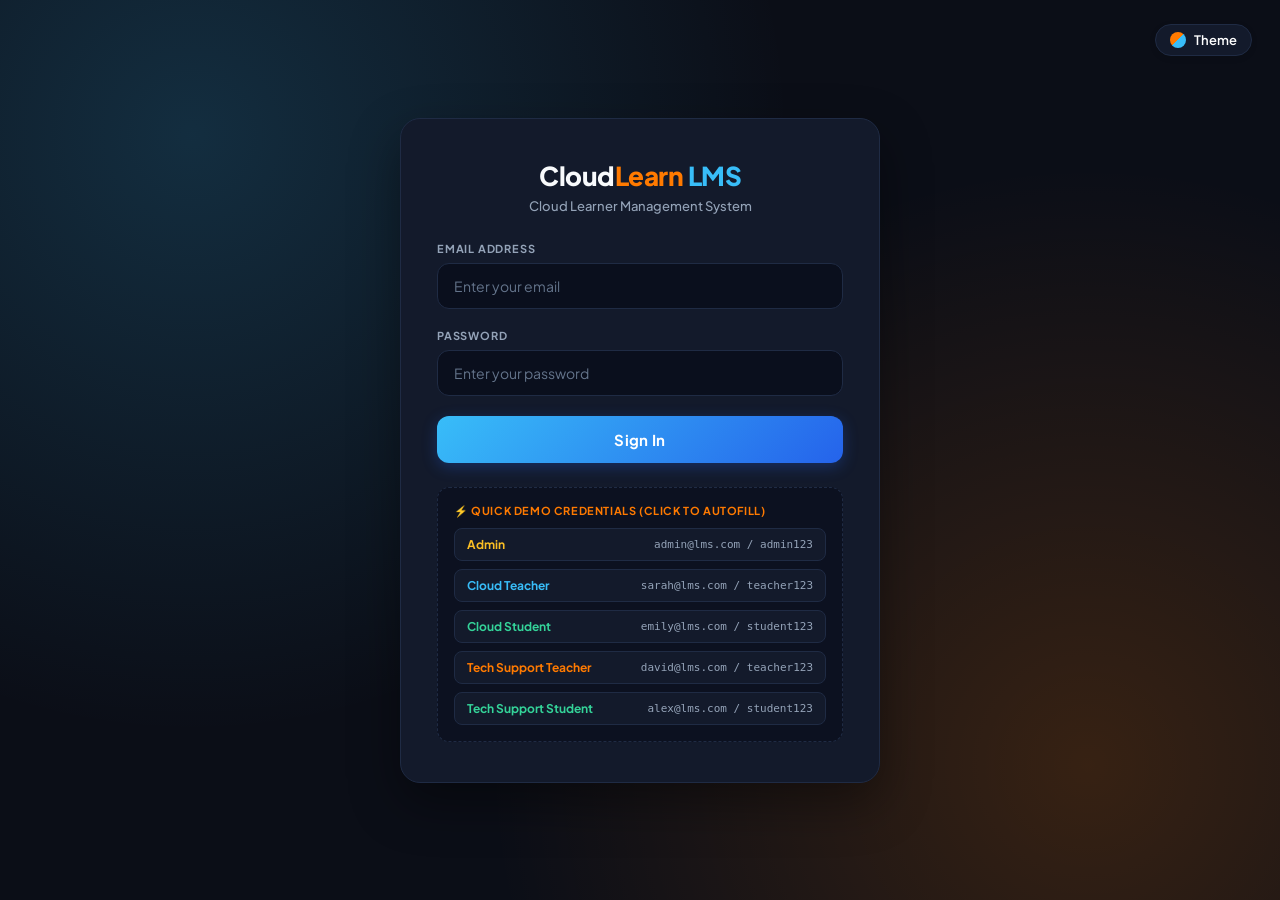
<file: index.html>
<!DOCTYPE html>
<html lang="en">

<head>
  <meta charset="UTF-8">
  <meta name="viewport" content="width=device-width, initial-scale=1.0">
  <title>CloudLearn LMS - Cloud Learner Management System</title>
  <link rel="stylesheet" href="css/style.css">
  <link rel="preconnect" href="https://fonts.googleapis.com">
  <link rel="preconnect" href="https://fonts.gstatic.com" crossorigin>
  <link href="https://fonts.googleapis.com/css2?family=Plus+Jakarta+Sans:wght@400;500;600;700;800&display=swap"
    rel="stylesheet">
</head>

<body data-theme="dark">

  <div class="auth-page">
    <!-- Top Right Theme Toggle -->
    <div class="auth-theme-toggle">
      <button class="theme-pill-btn" id="themeToggleBtn" type="button">
        <span class="theme-indicator-icon"></span>
        <span>Theme</span>
      </button>
    </div>

    <div class="auth-card">
      <div class="auth-header">
        <div class="brand-logo">
          <span>Cloud<span class="orange">Learn</span> <span class="blue">LMS</span></span>
        </div>
        <p class="brand-subtitle" id="authSubtitle">Cloud Learner Management System</p>
      </div>

      <!-- Sign In Form -->
      <form id="signInForm">
        <div class="form-group">
          <label class="form-label" for="loginEmail">Email Address</label>
          <input type="email" id="loginEmail" class="form-input" placeholder="Enter your email" required
            autocomplete="email">
        </div>

        <div class="form-group">
          <label class="form-label" for="loginPassword">Password</label>
          <input type="password" id="loginPassword" class="form-input" placeholder="Enter your password" required
            autocomplete="current-password">
        </div>

        <button type="submit" class="btn-primary" id="btnSignIn">
          <span>Sign In</span>
        </button>

        <!-- Demo Credentials Helper Box -->
        <div class="demo-box" style="margin-top: 24px;">
          <h4>⚡ Quick Demo Credentials (Click to Autofill)</h4>
          <div class="demo-chips">
            <div class="demo-chip" onclick="quickFill('admin@lms.com', 'admin123')">
              <span class="demo-role" style="color: var(--badge-admin);">Admin</span>
              <span class="demo-creds">admin@lms.com / admin123</span>
            </div>
            <div class="demo-chip" onclick="quickFill('sarah@lms.com', 'teacher123')">
              <span class="demo-role" style="color: var(--blue-light);">Cloud Teacher</span>
              <span class="demo-creds">sarah@lms.com / teacher123</span>
            </div>
            <div class="demo-chip" onclick="quickFill('emily@lms.com', 'student123')">
              <span class="demo-role" style="color: var(--badge-student);">Cloud Student</span>
              <span class="demo-creds">emily@lms.com / student123</span>
            </div>
            <div class="demo-chip" onclick="quickFill('david@lms.com', 'teacher123')">
              <span class="demo-role" style="color: var(--orange-primary);">Tech Support Teacher</span>
              <span class="demo-creds">david@lms.com / teacher123</span>
            </div>
            <div class="demo-chip" onclick="quickFill('alex@lms.com', 'student123')">
              <span class="demo-role" style="color: var(--badge-student);">Tech Support Student</span>
              <span class="demo-creds">alex@lms.com / student123</span>
            </div>
          </div>
        </div>
      </form>
    </div>
  </div>

  <script src="javascript/store.js"></script>
  <script src="javascript/app.js"></script>
  <script>
    // Quick credential filler
    function quickFill(email, pwd) {
      document.getElementById('loginEmail').value = email;
      document.getElementById('loginPassword').value = pwd;
      showToast('Credentials filled for ' + email, 'info');
    }

    const signInForm = document.getElementById('signInForm');

    // Handle Login
    signInForm.addEventListener('submit', (e) => {
      e.preventDefault();
      const email = document.getElementById('loginEmail').value.trim();
      const password = document.getElementById('loginPassword').value;

      const user = CloudStore.getUserByEmail(email);
      if (!user) {
        showToast('No user account found with that email address.', 'error');
        return;
      }

      if (user.password !== password) {
        showToast('Invalid password. Please verify your credentials.', 'error');
        return;
      }

      // Save session
      CloudStore.setCurrentUser(user);
      showToast(`Welcome back, ${user.name}! Redirecting...`, 'success');

      setTimeout(() => {
        if (user.role === 'admin') {
          window.location.href = 'pages/admin.html';
        } else if (user.role === 'teacher') {
          window.location.href = 'pages/facilitator.html';
        } else {
          window.location.href = 'pages/student.html';
        }
      }, 700);
    });
  </script>
</body>

</html>
</file>
<file: css/style.css>
/* ==========================================================================
   CloudLearn LMS - Modern Design System
   Color Palette: Deep Slate / Crisp White, Touch of Orange (#FF7A00 / #F97316),
   and Light Blue (#38BDF8 / #0284C7).
   ========================================================================== */

@import url('https://fonts.googleapis.com/css2?family=Plus+Jakarta+Sans:wght@300;400;500;600;700;800&display=swap');

:root {
  /* Common Palette */
  --orange-primary: #FF7A00;
  --orange-hover: #EA6A00;
  --orange-light: rgba(255, 122, 0, 0.15);
  --orange-glow: rgba(255, 122, 0, 0.35);

  --blue-light: #38BDF8;
  --blue-hover: #0EA5E9;
  --blue-soft: rgba(56, 189, 248, 0.15);
  --blue-glow: rgba(56, 189, 248, 0.3);

  --success: #10B981;
  --success-light: rgba(16, 185, 129, 0.15);
  --warning: #F59E0B;
  --warning-light: rgba(245, 158, 11, 0.15);
  --danger: #EF4444;
  --danger-light: rgba(239, 68, 68, 0.15);

  --font-main: 'Plus Jakarta Sans', -apple-system, BlinkMacSystemFont, 'Segoe UI', Roboto, sans-serif;
  --radius-sm: 8px;
  --radius-md: 12px;
  --radius-lg: 16px;
  --radius-xl: 20px;
  --transition: all 0.25s cubic-bezier(0.16, 1, 0.3, 1);
  --shadow-subtle: 0 4px 20px -2px rgba(0, 0, 0, 0.25);
  --shadow-hover: 0 10px 30px -5px rgba(0, 0, 0, 0.4);
}

/* ==========================================================================
   Dark Theme (Default matching wireframe screenshots)
   ========================================================================== */
body[data-theme="dark"],
:root {
  --bg-app: #0B0E17;
  --bg-sidebar: #0D121F;
  --bg-card: #131A2B;
  --bg-card-hover: #182238;
  --bg-input: #0A0F1D;
  --bg-surface: #1E273D;
  --bg-modal: #131B2E;

  --border-color: #1F2B44;
  --border-light: #2A3B5C;
  --border-highlight: rgba(56, 189, 248, 0.35);

  --text-main: #FFFFFF;
  --text-muted: #94A3B8;
  --text-dim: #64748B;
  --text-heading: #F8FAFC;

  --nav-active-bg: #192338;
  --nav-active-border: var(--blue-light);
  --card-shadow: 0 8px 30px rgba(0, 0, 0, 0.35);
  --badge-admin: #FBBF24;
  --badge-admin-bg: rgba(251, 191, 36, 0.15);
  --badge-teacher: #38BDF8;
  --badge-teacher-bg: rgba(56, 189, 248, 0.15);
  --badge-student: #34D399;
  --badge-student-bg: rgba(52, 211, 153, 0.15);
}

/* ==========================================================================
   Light Theme
   ========================================================================== */
body[data-theme="light"] {
  --bg-app: #F4F6FB;
  --bg-sidebar: #FFFFFF;
  --bg-card: #FFFFFF;
  --bg-card-hover: #F8FAFC;
  --bg-input: #F1F5F9;
  --bg-surface: #E2E8F0;
  --bg-modal: #FFFFFF;

  --border-color: #E2E8F0;
  --border-light: #CBD5E1;
  --border-highlight: rgba(56, 189, 248, 0.5);

  --text-main: #0F172A;
  --text-muted: #475569;
  --text-dim: #94A3B8;
  --text-heading: #0F172A;

  --nav-active-bg: #EFF6FF;
  --nav-active-border: var(--orange-primary);
  --card-shadow: 0 10px 25px -5px rgba(15, 23, 42, 0.08);
  --badge-admin: #D97706;
  --badge-admin-bg: rgba(217, 119, 6, 0.12);
  --badge-teacher: #0284C7;
  --badge-teacher-bg: rgba(2, 132, 199, 0.12);
  --badge-student: #059669;
  --badge-student-bg: rgba(5, 150, 105, 0.12);
}

/* Base Styles */
* {
  box-sizing: border-box;
  margin: 0;
  padding: 0;
  font-family: var(--font-main);
}

body {
  background-color: var(--bg-app);
  color: var(--text-main);
  min-height: 100vh;
  transition: background-color var(--transition), color var(--transition);
  overflow-x: hidden;
}

a {
  color: inherit;
  text-decoration: none;
}

button {
  font-family: inherit;
  cursor: pointer;
  border: none;
  background: none;
  transition: var(--transition);
}

input,
select,
textarea {
  font-family: inherit;
  outline: none;
}

/* ==========================================================================
   Auth / Login & Register Layout (Images 4 & 5)
   ========================================================================== */
.auth-page {
  min-height: 100vh;
  display: flex;
  flex-direction: column;
  align-items: center;
  justify-content: center;
  background: radial-gradient(circle at 15% 15%, rgba(56, 189, 248, 0.18), transparent 45%),
    radial-gradient(circle at 85% 85%, rgba(255, 122, 0, 0.18), transparent 45%),
    var(--bg-app);
  padding: 24px;
  position: relative;
}

.auth-theme-toggle {
  position: absolute;
  top: 24px;
  right: 28px;
}

.auth-card {
  width: 100%;
  max-width: 480px;
  background: var(--bg-card);
  border: 1px solid var(--border-color);
  border-radius: var(--radius-xl);
  padding: 40px 36px;
  box-shadow: 0 20px 50px rgba(0, 0, 0, 0.4);
  position: relative;
  backdrop-filter: blur(12px);
  animation: fadeIn 0.4s ease-out;
}

.auth-header {
  text-align: center;
  margin-bottom: 28px;
}

.brand-logo {
  display: inline-flex;
  align-items: center;
  gap: 10px;
  font-size: 26px;
  font-weight: 800;
  letter-spacing: -0.5px;
  color: var(--text-heading);
}

.brand-logo .orange {
  color: var(--orange-primary);
}

.brand-logo .blue {
  color: var(--blue-light);
}

.brand-subtitle {
  font-size: 13px;
  color: var(--text-muted);
  margin-top: 6px;
  font-weight: 500;
}

.auth-tabs {
  display: flex;
  background: var(--bg-input);
  padding: 4px;
  border-radius: var(--radius-md);
  margin-bottom: 24px;
  border: 1px solid var(--border-color);
}

.auth-tab-btn {
  flex: 1;
  padding: 10px;
  font-size: 14px;
  font-weight: 600;
  color: var(--text-muted);
  border-radius: var(--radius-sm);
  text-align: center;
  transition: var(--transition);
}

.auth-tab-btn.active {
  background: var(--bg-card);
  color: var(--text-main);
  box-shadow: 0 2px 8px rgba(0, 0, 0, 0.15);
}

.form-group {
  margin-bottom: 20px;
}

.form-label {
  display: block;
  font-size: 11px;
  font-weight: 700;
  text-transform: uppercase;
  letter-spacing: 0.8px;
  color: var(--text-muted);
  margin-bottom: 8px;
}

.form-input,
.form-select,
.form-textarea {
  width: 100%;
  padding: 13px 16px;
  background: var(--bg-input);
  border: 1px solid var(--border-color);
  border-radius: var(--radius-md);
  color: var(--text-main);
  font-size: 14px;
  transition: var(--transition);
}

.form-input:focus,
.form-select:focus,
.form-textarea:focus {
  border-color: var(--blue-light);
  box-shadow: 0 0 0 3px var(--blue-soft);
}

.form-input::placeholder {
  color: var(--text-dim);
}

.form-input[type="file"] {
  padding: 8px 12px;
  cursor: pointer;
}

.form-input[type="file"]::file-selector-button {
  background: var(--blue-soft);
  color: var(--blue-light);
  border: 1px solid rgba(56, 189, 248, 0.4);
  padding: 6px 14px;
  border-radius: var(--radius-sm);
  margin-right: 12px;
  cursor: pointer;
  font-weight: 600;
  font-size: 12px;
  transition: var(--transition);
}

.form-input[type="file"]::file-selector-button:hover {
  background: var(--blue-light);
  color: #0B0E17;
}

.form-select option {
  background: var(--bg-card);
  color: var(--text-main);
}

.btn-primary {
  width: 100%;
  padding: 14px 20px;
  background: linear-gradient(135deg, var(--blue-light) 0%, #2563EB 100%);
  color: #FFFFFF;
  border-radius: var(--radius-md);
  font-size: 15px;
  font-weight: 700;
  letter-spacing: 0.3px;
  box-shadow: 0 4px 15px rgba(37, 99, 235, 0.3);
  display: inline-flex;
  align-items: center;
  justify-content: center;
  gap: 8px;
}

.btn-primary:hover {
  filter: brightness(1.1);
  transform: translateY(-1px);
  box-shadow: 0 6px 20px rgba(37, 99, 235, 0.4);
}

.btn-orange {
  background: linear-gradient(135deg, var(--orange-primary) 0%, #EA580C 100%);
  box-shadow: 0 4px 15px var(--orange-glow);
  color: #FFFFFF;
}

.btn-orange:hover {
  filter: brightness(1.1);
  transform: translateY(-1px);
  box-shadow: 0 6px 20px var(--orange-glow);
}

.btn-secondary {
  background: var(--bg-surface);
  color: var(--text-main);
  border: 1px solid var(--border-color);
  padding: 10px 18px;
  border-radius: var(--radius-md);
  font-size: 13px;
  font-weight: 600;
  display: inline-flex;
  align-items: center;
  gap: 8px;
}

.btn-secondary:hover {
  background: var(--bg-card-hover);
  border-color: var(--border-light);
}

.auth-footer {
  text-align: center;
  margin-top: 20px;
  font-size: 13px;
  color: var(--text-muted);
}

.auth-footer a {
  color: var(--blue-light);
  font-weight: 600;
  cursor: pointer;
}

.auth-footer a:hover {
  text-decoration: underline;
  color: var(--orange-primary);
}

/* Demo Credentials Box */
.demo-box {
  margin-top: 24px;
  padding: 16px;
  background: rgba(10, 15, 29, 0.7);
  border: 1px dashed var(--border-color);
  border-radius: var(--radius-md);
  font-size: 12px;
}

.demo-box h4 {
  font-size: 11px;
  text-transform: uppercase;
  letter-spacing: 0.6px;
  color: var(--orange-primary);
  margin-bottom: 10px;
  display: flex;
  align-items: center;
  gap: 6px;
}

.demo-chips {
  display: flex;
  flex-direction: column;
  gap: 8px;
}

.demo-chip {
  display: flex;
  justify-content: space-between;
  align-items: center;
  background: var(--bg-card);
  padding: 8px 12px;
  border-radius: var(--radius-sm);
  border: 1px solid var(--border-color);
  cursor: pointer;
  transition: var(--transition);
}

.demo-chip:hover {
  border-color: var(--blue-light);
  transform: translateX(3px);
}

.demo-role {
  font-weight: 700;
  color: var(--text-heading);
}

.demo-creds {
  font-family: monospace;
  color: var(--text-muted);
  font-size: 11px;
}

/* ==========================================================================
   Portal Layout (App Shell: Sidebar + Main Content)
   ========================================================================== */
.app-container {
  display: flex;
  min-height: 100vh;
  width: 100%;
}

/* Sidebar */
.sidebar {
  width: 250px;
  background: var(--bg-sidebar);
  border-right: 1px solid var(--border-color);
  display: flex;
  flex-direction: column;
  flex-shrink: 0;
  position: sticky;
  top: 0;
  height: 100vh;
  z-index: 50;
  transition: var(--transition);
}

.sidebar-header {
  padding: 24px 20px 20px;
}

.sidebar-logo {
  display: flex;
  align-items: center;
  gap: 10px;
  font-size: 20px;
  font-weight: 800;
  letter-spacing: -0.3px;
  color: var(--text-heading);
}

.role-pill {
  display: inline-block;
  margin-top: 10px;
  padding: 4px 10px;
  border-radius: 20px;
  font-size: 10px;
  font-weight: 800;
  letter-spacing: 0.8px;
  text-transform: uppercase;
}

.role-pill.admin {
  background: var(--badge-admin-bg);
  color: var(--badge-admin);
  border: 1px solid rgba(251, 191, 36, 0.3);
}

.role-pill.facilitator,
.role-pill.teacher {
  background: var(--badge-teacher-bg);
  color: var(--badge-teacher);
  border: 1px solid rgba(56, 189, 248, 0.3);
}

.role-pill.student {
  background: var(--badge-student-bg);
  color: var(--badge-student);
  border: 1px solid rgba(52, 211, 153, 0.3);
}

.sidebar-nav {
  padding: 12px 14px;
  display: flex;
  flex-direction: column;
  gap: 6px;
  flex-grow: 1;
  overflow-y: auto;
}

.nav-link {
  display: flex;
  align-items: center;
  gap: 14px;
  padding: 12px 16px;
  border-radius: var(--radius-md);
  font-size: 14px;
  font-weight: 600;
  color: var(--text-muted);
  transition: var(--transition);
  position: relative;
  cursor: pointer;
}

.nav-link:hover {
  background: var(--bg-card-hover);
  color: var(--text-main);
}

.nav-link.active {
  background: var(--nav-active-bg);
  color: #FFFFFF;
  border: 1px solid var(--border-color);
}

body[data-theme="light"] .nav-link.active {
  color: var(--orange-primary);
  font-weight: 700;
}

.nav-link.active::before {
  content: '';
  position: absolute;
  left: 0;
  top: 15%;
  height: 70%;
  width: 4px;
  border-radius: 0 4px 4px 0;
  background: var(--blue-light);
  box-shadow: 0 0 10px var(--blue-light);
}

body[data-theme="light"] .nav-link.active::before {
  background: var(--orange-primary);
  box-shadow: 0 0 8px var(--orange-primary);
}

.nav-icon {
  width: 20px;
  height: 20px;
  display: flex;
  align-items: center;
  justify-content: center;
  font-size: 16px;
  flex-shrink: 0;
}

.nav-badge {
  margin-left: auto;
  padding: 2px 7px;
  border-radius: 10px;
  font-size: 11px;
  font-weight: 700;
  background: var(--orange-primary);
  color: #FFFFFF;
}

.sidebar-footer {
  padding: 16px 14px;
  border-top: 1px solid var(--border-color);
}

.signout-btn {
  display: flex;
  align-items: center;
  gap: 12px;
  width: 100%;
  padding: 12px 16px;
  border-radius: var(--radius-md);
  font-size: 14px;
  font-weight: 600;
  color: #F87171;
  transition: var(--transition);
}

.signout-btn:hover {
  background: rgba(239, 68, 68, 0.12);
  color: #EF4444;
}

/* ==========================================================================
   Main Content Area
   ========================================================================== */
.main-wrapper {
  flex: 1;
  display: flex;
  flex-direction: column;
  min-width: 0;
  background: var(--bg-app);
}

/* Header */
.top-header {
  height: 74px;
  padding: 0 32px;
  display: flex;
  align-items: center;
  justify-content: space-between;
  border-bottom: 1px solid var(--border-color);
  background: var(--bg-sidebar);
  position: sticky;
  top: 0;
  z-index: 40;
}

.page-title {
  font-size: 22px;
  font-weight: 800;
  color: var(--text-heading);
  letter-spacing: -0.3px;
}

.header-actions {
  display: flex;
  align-items: center;
  gap: 18px;
}

/* Theme Button Pill (from Image 1/2/3/4) */
.theme-pill-btn {
  display: inline-flex;
  align-items: center;
  gap: 8px;
  background: var(--bg-card);
  border: 1px solid var(--border-color);
  padding: 7px 14px;
  border-radius: 30px;
  font-size: 13px;
  font-weight: 600;
  color: var(--text-main);
  box-shadow: 0 2px 6px rgba(0, 0, 0, 0.1);
  transition: var(--transition);
}

.theme-pill-btn:hover {
  border-color: var(--blue-light);
  transform: translateY(-1px);
}

.theme-indicator-icon {
  width: 16px;
  height: 16px;
  border-radius: 50%;
  background: linear-gradient(135deg, var(--orange-primary) 50%, var(--blue-light) 50%);
  display: inline-block;
}

/* User Profile Badge */
.user-profile-badge {
  display: flex;
  align-items: center;
  gap: 12px;
}

.user-name-text {
  font-size: 14px;
  font-weight: 600;
  color: var(--text-heading);
}

.user-avatar-circle {
  width: 38px;
  height: 38px;
  border-radius: 50%;
  background: linear-gradient(135deg, #2563EB 0%, var(--blue-light) 100%);
  color: #FFFFFF;
  display: flex;
  align-items: center;
  justify-content: center;
  font-weight: 700;
  font-size: 13px;
  letter-spacing: 0.5px;
  border: 2px solid var(--border-color);
  box-shadow: 0 2px 8px rgba(37, 99, 235, 0.25);
}

/* Content Container */
.content-body {
  padding: 32px;
  flex: 1;
  display: flex;
  flex-direction: column;
  gap: 28px;
  max-width: 1440px;
  width: 100%;
  margin: 0 auto;
}

/* Section Tabs Handling */
.app-section {
  display: none;
  animation: fadeIn 0.25s ease-out;
}

.app-section.active {
  display: block;
}

/* ==========================================================================
   Metrics / Stats Cards Grid (Matching Images 1, 2, 3)
   ========================================================================== */
.stats-grid {
  display: grid;
  grid-template-columns: repeat(auto-fit, minmax(220px, 1fr));
  gap: 20px;
}

.stat-card {
  background: var(--bg-card);
  border: 1px solid var(--border-color);
  border-radius: var(--radius-lg);
  padding: 24px;
  display: flex;
  flex-direction: column;
  justify-content: space-between;
  box-shadow: var(--card-shadow);
  transition: var(--transition);
  position: relative;
  overflow: hidden;
}

.stat-card::before {
  content: '';
  position: absolute;
  top: 0;
  left: 0;
  width: 100%;
  height: 3px;
  background: transparent;
  transition: var(--transition);
}

.stat-card:hover {
  transform: translateY(-3px);
  border-color: var(--border-light);
  box-shadow: var(--shadow-hover);
}

.stat-card:hover::before {
  background: linear-gradient(90deg, var(--orange-primary), var(--blue-light));
}

.stat-icon-wrap {
  width: 44px;
  height: 44px;
  border-radius: var(--radius-md);
  display: flex;
  align-items: center;
  justify-content: center;
  font-size: 20px;
  margin-bottom: 20px;
  background: var(--bg-surface);
  border: 1px solid var(--border-color);
}

.stat-icon-wrap.users {
  color: #818CF8;
  background: rgba(129, 140, 248, 0.12);
}

.stat-icon-wrap.courses {
  color: var(--orange-primary);
  background: var(--orange-light);
}

.stat-icon-wrap.students {
  color: var(--blue-light);
  background: var(--blue-soft);
}

.stat-icon-wrap.teachers {
  color: #F59E0B;
  background: rgba(245, 158, 11, 0.12);
}

.stat-icon-wrap.workbooks {
  color: #10B981;
  background: var(--success-light);
}

.stat-value {
  font-size: 34px;
  font-weight: 800;
  color: var(--text-heading);
  line-height: 1;
  margin-bottom: 8px;
}

.stat-label {
  font-size: 11px;
  font-weight: 700;
  text-transform: uppercase;
  letter-spacing: 0.9px;
  color: var(--text-muted);
}

/* ==========================================================================
   Quick Actions Row (Facilitator wireframe Image 2)
   ========================================================================== */
.quick-actions-grid {
  display: grid;
  grid-template-columns: repeat(auto-fit, minmax(260px, 1fr));
  gap: 20px;
  margin-top: 24px;
}

.action-card {
  background: var(--bg-card);
  border: 1px solid var(--border-color);
  border-radius: var(--radius-lg);
  padding: 28px 24px;
  text-align: center;
  cursor: pointer;
  transition: var(--transition);
  box-shadow: var(--card-shadow);
  display: flex;
  flex-direction: column;
  align-items: center;
  gap: 12px;
}

.action-card:hover {
  border-color: var(--blue-light);
  transform: translateY(-3px);
  background: var(--bg-card-hover);
}

.action-icon {
  font-size: 30px;
}

.action-card h3 {
  font-size: 16px;
  font-weight: 700;
  color: var(--text-heading);
}

.action-card p {
  font-size: 13px;
  color: var(--text-muted);
}

/* ==========================================================================
   Panels, Tables, and Content Boxes
   ========================================================================== */
.content-panel {
  background: var(--bg-card);
  border: 1px solid var(--border-color);
  border-radius: var(--radius-lg);
  padding: 26px;
  box-shadow: var(--card-shadow);
}

.panel-header {
  display: flex;
  align-items: center;
  justify-content: space-between;
  margin-bottom: 22px;
  flex-wrap: wrap;
  gap: 14px;
}

.panel-title {
  font-size: 18px;
  font-weight: 700;
  color: var(--text-heading);
  display: flex;
  align-items: center;
  gap: 10px;
}

.panel-title .highlight-dot {
  width: 8px;
  height: 8px;
  border-radius: 50%;
  background: var(--orange-primary);
  display: inline-block;
}

.panel-subtitle {
  font-size: 13px;
  color: var(--text-muted);
  margin-top: 4px;
}

.panel-controls {
  display: flex;
  align-items: center;
  gap: 12px;
  flex-wrap: wrap;
}

.search-bar {
  position: relative;
  min-width: 240px;
}

.search-bar input {
  width: 100%;
  padding: 9px 14px 9px 36px;
  background: var(--bg-input);
  border: 1px solid var(--border-color);
  border-radius: var(--radius-md);
  color: var(--text-main);
  font-size: 13px;
  transition: var(--transition);
}

.search-bar input:focus {
  border-color: var(--blue-light);
}

.search-bar .search-icon {
  position: absolute;
  left: 12px;
  top: 50%;
  transform: translateY(-50%);
  color: var(--text-dim);
  font-size: 14px;
}

/* Data Tables */
.table-responsive {
  width: 100%;
  overflow-x: auto;
}

.custom-table {
  width: 100%;
  border-collapse: collapse;
  text-align: left;
}

.custom-table th {
  padding: 13px 16px;
  font-size: 11px;
  font-weight: 700;
  text-transform: uppercase;
  letter-spacing: 0.8px;
  color: var(--text-muted);
  background: var(--bg-input);
  border-bottom: 1px solid var(--border-color);
}

.custom-table td {
  padding: 16px;
  font-size: 13.5px;
  color: var(--text-main);
  border-bottom: 1px solid var(--border-color);
  vertical-align: middle;
}

.custom-table tbody tr {
  transition: var(--transition);
}

.custom-table tbody tr:hover {
  background: var(--bg-card-hover);
}

/* Badges */
.badge {
  display: inline-flex;
  align-items: center;
  gap: 6px;
  padding: 4px 10px;
  border-radius: 20px;
  font-size: 11px;
  font-weight: 700;
  letter-spacing: 0.3px;
}

.badge-pending {
  background: var(--warning-light);
  color: var(--warning);
  border: 1px solid rgba(245, 158, 11, 0.3);
}

.badge-approved {
  background: var(--success-light);
  color: var(--success);
  border: 1px solid rgba(16, 185, 129, 0.3);
}

.badge-rejected {
  background: var(--danger-light);
  color: var(--danger);
  border: 1px solid rgba(239, 68, 68, 0.3);
}

.badge-orange {
  background: var(--orange-light);
  color: var(--orange-primary);
  border: 1px solid rgba(255, 122, 0, 0.3);
}

.badge-blue {
  background: var(--blue-soft);
  color: var(--blue-light);
  border: 1px solid rgba(56, 189, 248, 0.3);
}

/* Action Buttons */
.btn-sm {
  padding: 6px 12px;
  font-size: 12px;
  font-weight: 600;
  border-radius: var(--radius-sm);
  display: inline-flex;
  align-items: center;
  gap: 6px;
}

.btn-approve {
  background: rgba(16, 185, 129, 0.15);
  color: #10B981;
  border: 1px solid rgba(16, 185, 129, 0.3);
}

.btn-approve:hover {
  background: #10B981;
  color: #FFFFFF;
}

.btn-reject {
  background: rgba(239, 68, 68, 0.15);
  color: #EF4444;
  border: 1px solid rgba(239, 68, 68, 0.3);
}

.btn-reject:hover {
  background: #EF4444;
  color: #FFFFFF;
}

.btn-danger-outline {
  background: transparent;
  color: #EF4444;
  border: 1px solid rgba(239, 68, 68, 0.3);
}

.btn-danger-outline:hover {
  background: rgba(239, 68, 68, 0.15);
}

/* Course & Material Cards Grid */
.cards-grid {
  display: grid;
  grid-template-columns: repeat(auto-fill, minmax(320px, 1fr));
  gap: 20px;
}

.course-card {
  background: var(--bg-card);
  border: 1px solid var(--border-color);
  border-radius: var(--radius-lg);
  padding: 24px;
  display: flex;
  flex-direction: column;
  justify-content: space-between;
  transition: var(--transition);
  position: relative;
}

.course-card:hover {
  border-color: var(--blue-light);
  transform: translateY(-3px);
  box-shadow: var(--shadow-hover);
}

.course-track-chip {
  position: absolute;
  top: 18px;
  right: 18px;
}

.course-card-body {
  margin-top: 12px;
  margin-bottom: 20px;
}

.course-code {
  font-size: 11px;
  font-weight: 800;
  text-transform: uppercase;
  color: var(--blue-light);
  letter-spacing: 0.8px;
  margin-bottom: 6px;
}

.course-title {
  font-size: 17px;
  font-weight: 700;
  color: var(--text-heading);
  line-height: 1.35;
  margin-bottom: 8px;
}

.course-desc {
  font-size: 13px;
  color: var(--text-muted);
  line-height: 1.5;
  display: -webkit-box;
  -webkit-line-clamp: 2;
  -webkit-box-orient: vertical;
  overflow: hidden;
}

.course-meta {
  display: flex;
  align-items: center;
  justify-content: space-between;
  font-size: 12px;
  color: var(--text-dim);
  padding-top: 14px;
  border-top: 1px solid var(--border-color);
}

/* ==========================================================================
   Password Change Permission Banner & Forms
   ========================================================================== */
.permission-box {
  background: var(--bg-input);
  border: 1px solid var(--border-color);
  border-radius: var(--radius-md);
  padding: 24px;
  margin-bottom: 28px;
  display: flex;
  align-items: center;
  justify-content: space-between;
  gap: 20px;
}

.permission-info {
  display: flex;
  align-items: flex-start;
  gap: 16px;
}

.permission-icon {
  font-size: 28px;
  color: var(--orange-primary);
  line-height: 1;
}

.permission-title {
  font-size: 15px;
  font-weight: 700;
  color: var(--text-heading);
  margin-bottom: 4px;
}

.permission-desc {
  font-size: 13px;
  color: var(--text-muted);
  line-height: 1.4;
}

.status-badge-container {
  display: flex;
  align-items: center;
  gap: 12px;
  flex-shrink: 0;
}

/* Modals */
.modal-overlay {
  position: fixed;
  inset: 0;
  background: rgba(0, 0, 0, 0.7);
  backdrop-filter: blur(5px);
  display: flex;
  align-items: center;
  justify-content: center;
  z-index: 100;
  opacity: 0;
  pointer-events: none;
  transition: opacity 0.2s ease-out;
  padding: 20px;
}

.modal-overlay.open {
  opacity: 1;
  pointer-events: auto;
}

.modal-box {
  background: var(--bg-modal);
  border: 1px solid var(--border-color);
  border-radius: var(--radius-xl);
  padding: 32px;
  width: 100%;
  max-width: 540px;
  box-shadow: 0 25px 60px rgba(0, 0, 0, 0.5);
  transform: translateY(20px) scale(0.98);
  transition: transform 0.25s cubic-bezier(0.16, 1, 0.3, 1);
  position: relative;
}

.modal-overlay.open .modal-box {
  transform: translateY(0) scale(1);
}

.modal-close-btn {
  position: absolute;
  top: 20px;
  right: 20px;
  font-size: 22px;
  color: var(--text-dim);
  padding: 4px;
  line-height: 1;
}

.modal-close-btn:hover {
  color: var(--text-heading);
}

.modal-title {
  font-size: 20px;
  font-weight: 800;
  color: var(--text-heading);
  margin-bottom: 8px;
}

.modal-subtitle {
  font-size: 13px;
  color: var(--text-muted);
  margin-bottom: 24px;
}

/* ==========================================================================
   Customized Toast Notification System (Matches Website Theme & Structure)
   ========================================================================== */
.toast-container {
  position: fixed;
  bottom: 24px;
  right: 24px;
  display: flex;
  flex-direction: column;
  gap: 12px;
  z-index: 10000;
  max-width: 430px;
  width: calc(100vw - 36px);
  pointer-events: none;
}

.toast {
  pointer-events: auto;
  position: relative;
  background: var(--bg-card);
  border: 1px solid var(--border-color);
  border-radius: var(--radius-md);
  padding: 14px 16px;
  display: flex;
  align-items: flex-start;
  gap: 12px;
  box-shadow: 0 16px 36px -4px rgba(0, 0, 0, 0.5), 0 0 0 1px rgba(255, 255, 255, 0.04);
  backdrop-filter: blur(16px);
  -webkit-backdrop-filter: blur(16px);
  overflow: hidden;
  animation: toastSlideIn 0.32s cubic-bezier(0.16, 1, 0.3, 1);
  transition: opacity 0.25s ease, transform 0.25s cubic-bezier(0.16, 1, 0.3, 1);
}

body[data-theme="light"] .toast {
  box-shadow: 0 14px 34px -4px rgba(15, 23, 42, 0.15), 0 0 0 1px rgba(0, 0, 0, 0.05);
}

.toast-icon-wrap {
  width: 38px;
  height: 38px;
  min-width: 38px;
  border-radius: var(--radius-sm);
  display: flex;
  align-items: center;
  justify-content: center;
  flex-shrink: 0;
  background: var(--bg-surface);
  border: 1px solid var(--border-color);
  color: var(--blue-light);
}

.toast-content {
  flex: 1;
  min-width: 0;
  display: flex;
  flex-direction: column;
  gap: 3px;
}

.toast-header-row {
  display: flex;
  align-items: center;
  justify-content: space-between;
  gap: 8px;
}

.toast-title-group {
  display: flex;
  align-items: center;
  gap: 8px;
  flex-wrap: wrap;
}

.toast-title {
  font-size: 13.5px;
  font-weight: 700;
  color: var(--text-heading);
  letter-spacing: -0.2px;
}

.toast-pill {
  font-size: 9px;
  font-weight: 800;
  padding: 2px 7px;
  border-radius: 10px;
  letter-spacing: 0.5px;
  text-transform: uppercase;
}

.toast-message {
  font-size: 12.5px;
  color: var(--text-muted);
  line-height: 1.45;
  word-break: break-word;
}

.toast-close {
  background: transparent;
  border: none;
  color: var(--text-dim);
  font-size: 18px;
  line-height: 1;
  padding: 0 4px;
  cursor: pointer;
  border-radius: 4px;
  transition: var(--transition);
  display: flex;
  align-items: center;
  justify-content: center;
}

.toast-close:hover {
  color: var(--text-heading);
  background: rgba(255, 255, 255, 0.08);
}

body[data-theme="light"] .toast-close:hover {
  background: rgba(0, 0, 0, 0.06);
}

.toast-progress {
  position: absolute;
  bottom: 0;
  left: 0;
  right: 0;
  height: 3px;
  background: rgba(255, 255, 255, 0.08);
  overflow: hidden;
}

body[data-theme="light"] .toast-progress {
  background: rgba(0, 0, 0, 0.06);
}

.toast-progress-bar {
  height: 100%;
  width: 100%;
  background: var(--blue-light);
  transform-origin: left;
  animation: toastProgress linear forwards;
}

/* Customized Toast Variant: DELETING SOMETHING */
.toast.delete,
.toast.toast-delete {
  border-left: 4px solid var(--danger);
  border-color: rgba(239, 68, 68, 0.35) var(--border-color) var(--border-color) var(--danger);
  box-shadow: 0 16px 36px -6px rgba(239, 68, 68, 0.3), 0 4px 14px rgba(0, 0, 0, 0.45);
}

.toast.delete .toast-icon-wrap,
.toast.toast-delete .toast-icon-wrap {
  background: rgba(239, 68, 68, 0.15);
  border-color: rgba(239, 68, 68, 0.4);
  color: #EF4444;
}

.toast.delete .toast-pill,
.toast.toast-delete .toast-pill {
  background: rgba(239, 68, 68, 0.18);
  color: #EF4444;
  border: 1px solid rgba(239, 68, 68, 0.4);
}

.toast.delete .toast-progress-bar,
.toast.toast-delete .toast-progress-bar {
  background: linear-gradient(90deg, #EF4444, #F87171);
}

/* Customized Toast Variant: LOGGING / SIGNING OUT */
.toast.logout,
.toast.toast-logout,
.toast.signout,
.toast.toast-signout {
  border-left: 4px solid var(--orange-primary);
  border-color: rgba(255, 122, 0, 0.35) var(--border-color) var(--border-color) var(--orange-primary);
  box-shadow: 0 16px 36px -6px rgba(255, 122, 0, 0.3), 0 4px 14px rgba(0, 0, 0, 0.45);
}

.toast.logout .toast-icon-wrap,
.toast.toast-logout .toast-icon-wrap,
.toast.signout .toast-icon-wrap,
.toast.toast-signout .toast-icon-wrap {
  background: var(--orange-light);
  border-color: rgba(255, 122, 0, 0.4);
  color: var(--orange-primary);
}

.toast.logout .toast-pill,
.toast.toast-logout .toast-pill,
.toast.signout .toast-pill,
.toast.toast-signout .toast-pill {
  background: rgba(255, 122, 0, 0.18);
  color: var(--orange-primary);
  border: 1px solid rgba(255, 122, 0, 0.4);
}

.toast.logout .toast-progress-bar,
.toast.toast-logout .toast-progress-bar,
.toast.signout .toast-progress-bar,
.toast.toast-signout .toast-progress-bar {
  background: linear-gradient(90deg, var(--orange-primary), var(--blue-light));
}

/* Standard Toast Variants: SUCCESS */
.toast.success {
  border-left: 4px solid var(--success);
}

.toast.success .toast-icon-wrap {
  background: var(--success-light);
  border-color: rgba(16, 185, 129, 0.4);
  color: var(--success);
}

.toast.success .toast-pill {
  background: var(--success-light);
  color: var(--success);
  border: 1px solid rgba(16, 185, 129, 0.4);
}

.toast.success .toast-progress-bar {
  background: var(--success);
}

/* Standard Toast Variants: ERROR */
.toast.error {
  border-left: 4px solid var(--danger);
}

.toast.error .toast-icon-wrap {
  background: var(--danger-light);
  border-color: rgba(239, 68, 68, 0.4);
  color: var(--danger);
}

.toast.error .toast-pill {
  background: var(--danger-light);
  color: var(--danger);
  border: 1px solid rgba(239, 68, 68, 0.4);
}

.toast.error .toast-progress-bar {
  background: var(--danger);
}

/* Standard Toast Variants: WARNING */
.toast.warning {
  border-left: 4px solid var(--warning);
}

.toast.warning .toast-icon-wrap {
  background: var(--warning-light);
  border-color: rgba(245, 158, 11, 0.4);
  color: var(--warning);
}

.toast.warning .toast-pill {
  background: var(--warning-light);
  color: var(--warning);
  border: 1px solid rgba(245, 158, 11, 0.4);
}

.toast.warning .toast-progress-bar {
  background: var(--warning);
}

/* Standard Toast Variants: INFO */
.toast.info {
  border-left: 4px solid var(--blue-light);
}

.toast.info .toast-icon-wrap {
  background: var(--blue-soft);
  border-color: rgba(56, 189, 248, 0.4);
  color: var(--blue-light);
}

.toast.info .toast-pill {
  background: var(--blue-soft);
  color: var(--blue-light);
  border: 1px solid rgba(56, 189, 248, 0.4);
}

.toast.info .toast-progress-bar {
  background: var(--blue-light);
}

@keyframes toastSlideIn {
  from {
    opacity: 0;
    transform: translateY(24px) scale(0.95);
  }

  to {
    opacity: 1;
    transform: translateY(0) scale(1);
  }
}

@keyframes toastProgress {
  from {
    transform: scaleX(1);
  }

  to {
    transform: scaleX(0);
  }
}

/* Footer */
.app-footer {
  padding: 20px 32px;
  border-top: 1px solid var(--border-color);
  font-size: 12px;
  color: var(--text-dim);
  text-align: center;
  background: var(--bg-sidebar);
}

/* Animations */
@keyframes fadeIn {
  from {
    opacity: 0;
    transform: translateY(6px);
  }

  to {
    opacity: 1;
    transform: translateY(0);
  }
}

@keyframes slideInUp {
  from {
    opacity: 0;
    transform: translateY(20px);
  }

  to {
    opacity: 1;
    transform: translateY(0);
  }
}

/* Responsive adjustments */
@media (max-width: 900px) {
  .app-container {
    flex-direction: column;
  }

  .sidebar {
    width: 100%;
    height: auto;
    position: static;
    border-right: none;
    border-bottom: 1px solid var(--border-color);
  }

  .sidebar-nav {
    flex-direction: row;
    flex-wrap: wrap;
  }

  .top-header {
    padding: 0 20px;
  }

  .content-body {
    padding: 20px;
  }

  .stats-grid {
    grid-template-columns: repeat(2, 1fr);
  }
}

@media (max-width: 600px) {
  .stats-grid {
    grid-template-columns: 1fr;
  }

  .permission-box {
    flex-direction: column;
    align-items: stretch;
  }
}
</file>
